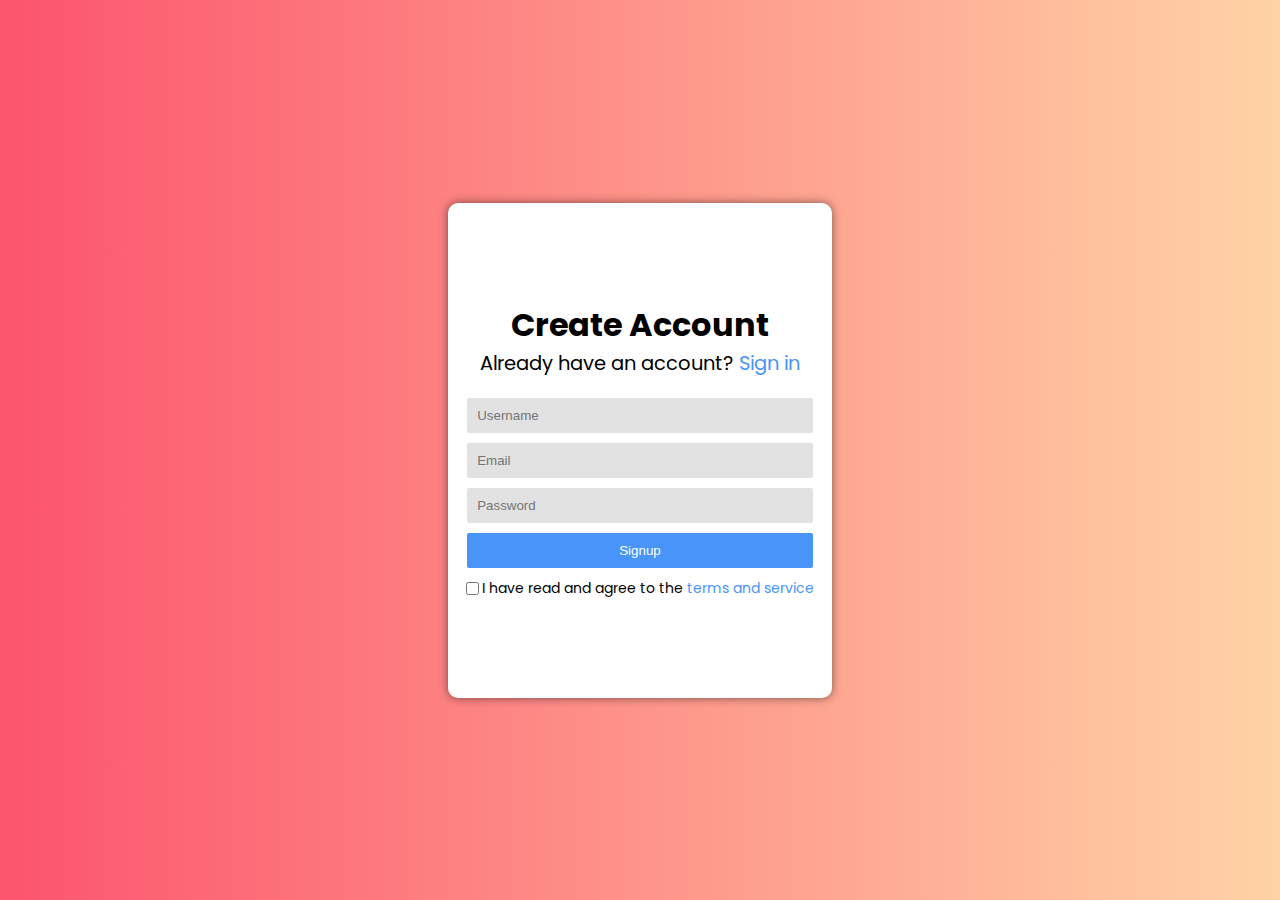
<file: Account Creation Form/index.html>
<!DOCTYPE html>
<html lang="en">

<head>
  <meta charset="UTF-8">
  <meta name="viewport" content="width=device-width, initial-scale=1.0">
  <link rel="stylesheet" href="style.css">
  <link rel="preconnect" href="https://fonts.googleapis.com">
  <link rel="preconnect" href="https://fonts.gstatic.com" crossorigin>
  <link
    href="https://fonts.googleapis.com/css2?family=Montserrat:wght@500&family=Nunito+Sans&family=Oswald:wght@200&family=Poppins&family=Preahvihear&family=Roboto:wght@300&display=swap"
    rel="stylesheet">
  <title>Ex1</title>
</head>

<body>
<div class="container">
  <div class="heading">
    <h1>Create Account</h1>
    <h2>Already have an account? <a href="#">Sign in</a></h2>
  </div>

  <form id="form">
    <input class="item" id="username" type="text" name="username" placeholder="Username" required>
    <input class="item" id="email" type="email" name="email" placeholder="Email" required>
    <input class="item" id="password" type="password" name="password" placeholder="Password" required>
    <button class="item" type="submit">Signup</button>
  </form>

  <div class="footer">
    <input type="checkbox" onclick="f(event)">
    <p>I have read and agree to the <a href="#">terms and service</a></p>
  </div>
</div>
<script src="script.js"></script>
</body>

</html>
</file>
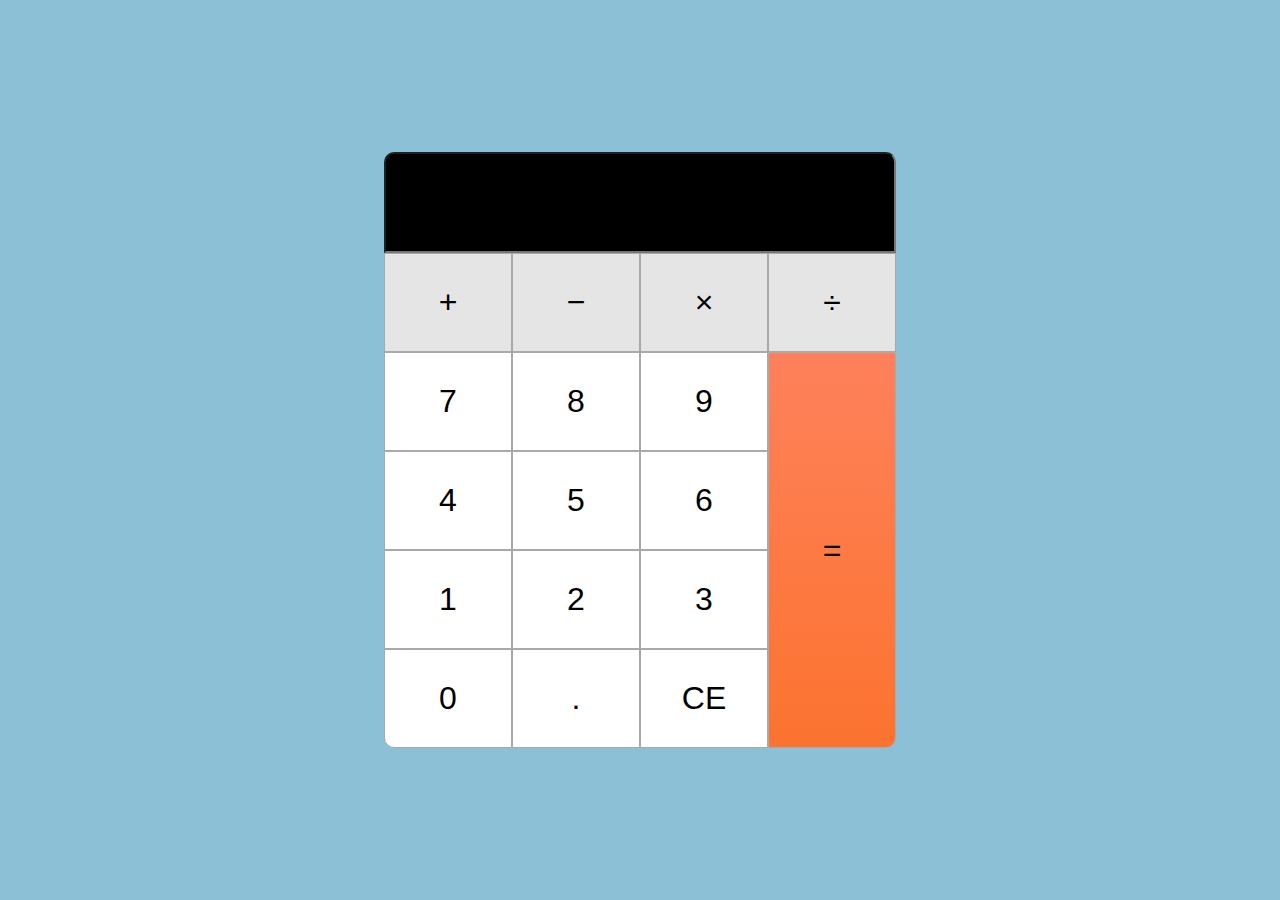
<file: Calculator/index.html>
<!DOCTYPE html <html lang="en">

<head>
  <meta charset="UTF-8">
  <meta name="viewport" content="width=device-width, initial-scale=1.0">
  <link
    href="https://fonts.googleapis.com/css2?family=Montserrat:wght@500&family=Nunito+Sans&family=Oswald:wght@200&family=Poppins&family=Preahvihear&family=Roboto:wght@300&display=swap"
    rel="stylesheet">
  <link rel="stylesheet" href="style.css">
  <title>Ex2</title>
</head>

<body>
<div class="container">
  <div class="calculator">
    <input class="calc-numbers" id="display" readonly>
    <div class="calculator-btns">
      <button class="btn operator" value="&plus;">&plus;</button>
      <button class="btn operator" value="&minus;">&minus;</button>
      <button class="btn operator" value="&times;">&times;</button>
      <button class="btn operator" value="&divide;">&divide;</button>
      <button class="btn" value="7">7</button>
      <button class="btn" value="8">8</button>
      <button class="btn" value="9">9</button>
      <button class="btn orange span-3 bottright" value="=">=</button>
      <button class="btn" value="4">4</button>
      <button class="btn" value="5">5</button>
      <button class="btn" value="6">6</button>
      <button class="btn" value="1">1</button>
      <button class="btn" value="2">2</button>
      <button class="btn" value="3">3</button>
      <button class="btn  bottLeft" value="0">0</button>
      <button class="btn" value=".">.</button>
      <button class="btn" id="reset">CE</button>
    </div>
  </div>
</div>
  <script src="script.js">
  </script>
</body>

</html>
</file>
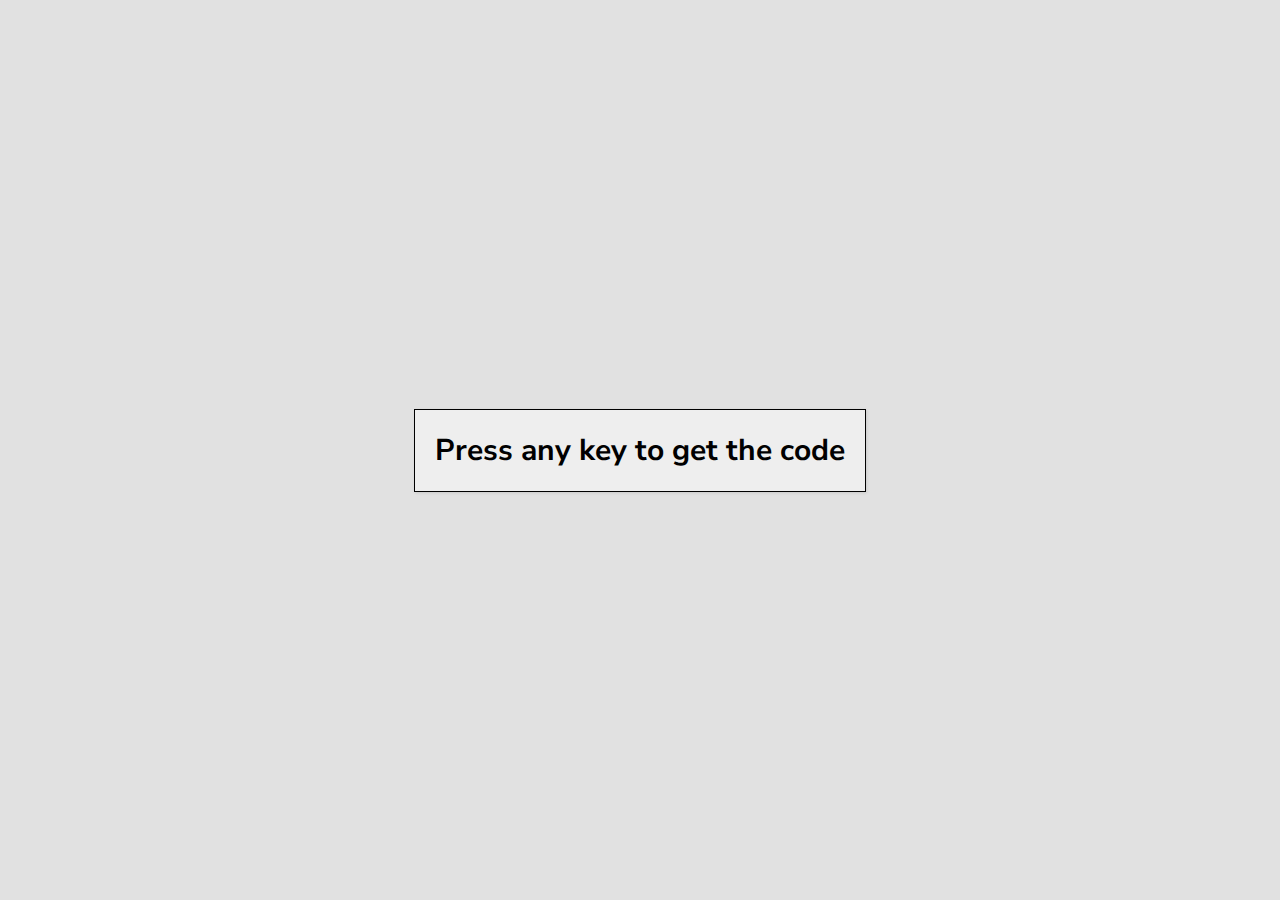
<file: KeyCode/index.html>
<!DOCTYPE html>
<html lang="en">

<head>
    <meta charset="UTF-8">
    <meta http-equiv="X-UA-Compatible" content="IE=edge">
    <meta name="viewport" content="width=device-width, initial-scale=1.0">
    <link rel="stylesheet" href="styles.css">
    <title>My project</title>
</head>

<body>
    <div id="insert">

        <div class="key">
            Press any key to get the code
        </div>
    </div>
    <script src="script.js"></script>
</body>

</html>
</file>
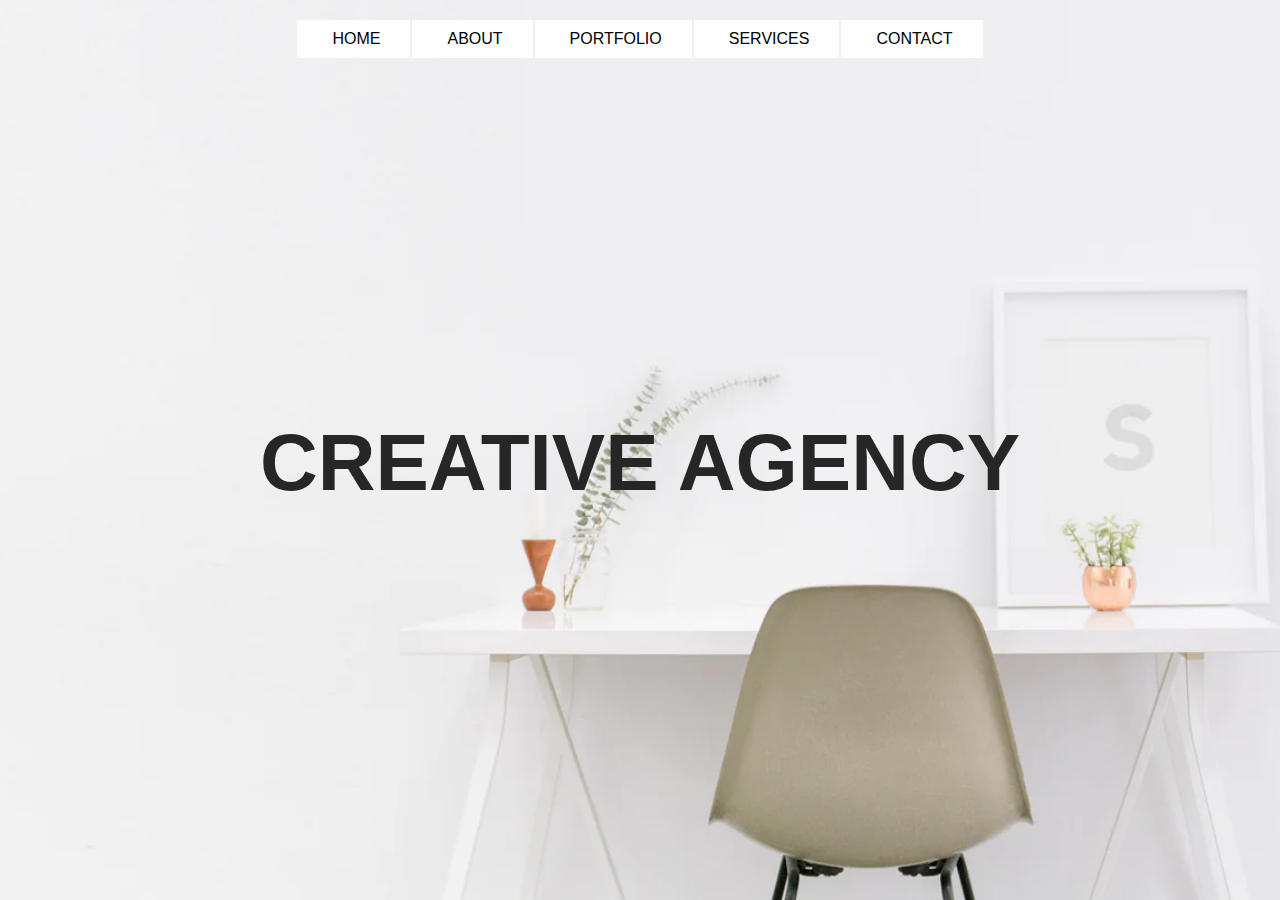
<file: Main Page/index.html>
<!DOCTYPE html <html lang="en">

<head>
  <meta charset="UTF-8">
  <meta name="viewport" content="width=device-width, initial-scale=1.0">
  <link
    href="https://fonts.googleapis.com/css2?family=Montserrat:wght@200&family=Nunito+Sans&family=Oswald:wght@200&family=Poppins&family=Preahvihear&family=Roboto:wght@100&display=swap"
    rel="stylesheet">
  <link rel="stylesheet" href="style.css">
  <link rel="stylesheet" href="https://cdnjs.cloudflare.com/ajax/libs/font-awesome/6.5.1/css/all.min.css"
        integrity="sha512-DTOQO9RWCH3ppGqcWaEA1BIZOC6xxalwEsw9c2QQeAIftl+Vegovlnee1c9QX4TctnWMn13TZye+giMm8e2LwA=="
        crossorigin="anonymous" referrerpolicy="no-referrer" />
  <title>Ex4</title>
</head>

<body>
<div class="container">
  <div class="navbar">
    <div class="item">
      <i class="fa fa-home"></i>
      <p>Home</p>
    </div>
    <div class="item">
      <i class="fa fa-book"></i>
      <p>About</p>

    </div>
    <div class="item">
      <i class="fa fa-cog"></i>
      <p>Portfolio</p>

    </div>
    <div class="item">
      <i class="fa fa-folder"></i>
      <p>Services</p>

    </div>
    <div class="item">
      <i class="fa fa-envelope"></i>
      <p>Contact</p>

    </div>
  </div>
  <div id="home">
    <section class="text">
      <h1>Creative Agency</h1>
    </section>
  </div>
</div>
</body>

</html>
</file>
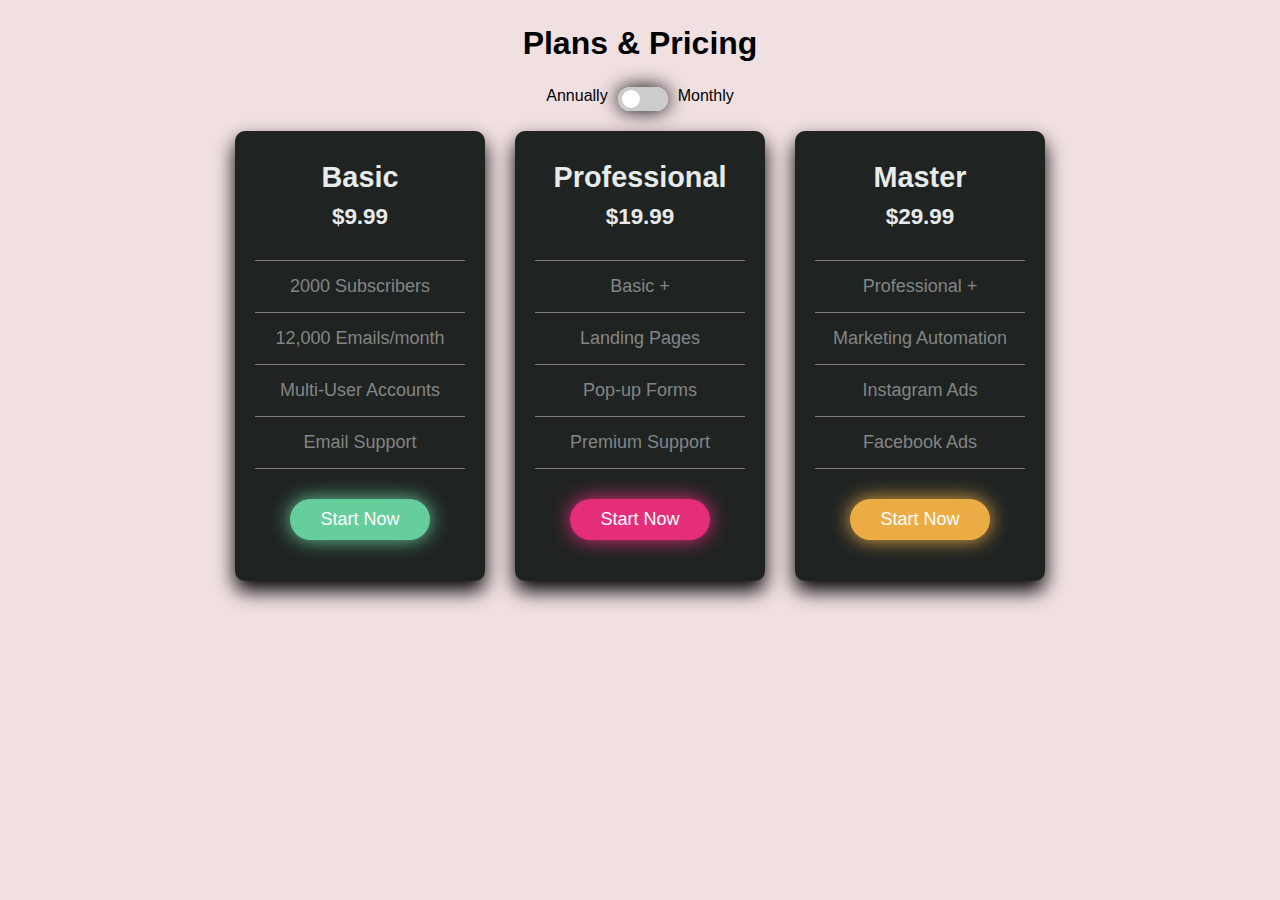
<file: Plan Viewer/index.html>
<!DOCTYPE html <html lang="en">

<head>
  <meta charset="UTF-8">
  <meta name="viewport" content="width=device-width, initial-scale=1.0">
  <link
    href="https://fonts.googleapis.com/css2?family=Montserrat:wght@500&family=Nunito+Sans&family=Oswald:wght@200&family=Poppins&family=Preahvihear&family=Roboto:wght@300&display=swap"
    rel="stylesheet">
  <link rel="stylesheet" href="style.css">
  <title>Ex3</title>
</head>

<body>
<div class="container">
  <div class="heading">
    <h1>Plans & Pricing</h1>
  </div>
  <div class="options">
    <p>Annually</p>
    <label class="switch">
      <input type="checkbox">
      <span class="slider round"></span>
    </label>
    <p>Monthly</p>
  </div>
  <div class="cards">
    <div class="item">
      <div class="plan">
        <h2>Basic</h2>
        <h3>&dollar;9.99</h3>
      </div>
      <div class="desc">
        <hr>
        <p>2000 Subscribers</p>
        <hr>
        <p>12,000 Emails/month</p>
        <hr>
        <p>Multi-User Accounts</p>
        <hr>
        <p>Email Support</p>
        <hr>
      </div>
      <button class="btn green">Start Now</button>
    </div>
    <div class="item">
      <div class="plan">
        <h2>Professional</h2>
        <h3>&dollar;19.99</h3>
      </div>
      <div class="desc">
        <hr>
        <p>Basic &plus;</p>
        <hr>
        <p>Landing Pages</p>
        <hr>
        <p>Pop-up Forms</p>
        <hr>
        <p>Premium Support</p>
        <hr>
      </div>
      <button class="btn red">Start Now</button>
    </div>
    <div class="item">
      <div class="plan">
        <h2>Master</h2>
        <h3>&dollar;29.99</h3>
      </div>
      <div class="desc">
        <hr>
        <p>Professional &plus;</p>
        <hr>
        <p>Marketing Automation</p>
        <hr>
        <p>Instagram Ads</p>
        <hr>
        <p>Facebook Ads</p>
        <hr>
      </div>
      <button class="btn yellow">Start Now</button>
    </div>
  </div>
</div>
</body>

</html>
</file>
<file: Account Creation Form/style.css>
* {
  box-sizing: border-box;
  margin: 0;
  padding: 0;
}

body {
  background-image: linear-gradient(to right, #fc546d, #FFD3A6);
  font-family: 'poppins', sans-serif;
  height: 100vh;
  display: flex;
  text-align: center;
  align-items: center;
  justify-content: center;
}

.container {
  display: flex;
  flex-direction: column;
  justify-content: center;
  align-items: center;
  text-align: center;
  background-color: white;
  border-radius: 10px;
  width: 30%;
  height: 55%;
  box-shadow: 0px 0px 10px rgba(0, 0, 0, 0.5);
}

.heading {
  font-size: small;
  padding-bottom: 20px;
  height: auto;
}

.heading h1 {
  font-weight: bolder;
  font-size: xx-large;
}

.heading h2 {
  font-weight: normal;
}

form {
  width: 90%;
  display: flex;
  flex-direction: column;
  gap: 10px;
}

form input {
  width: 100%;
  padding: 10px;
  background-color: #E2E2E2;
  border: none;
  border-radius: 2px;
}

form button {
  padding: 10px;
  background-color: #4894F8;
  border: none;
  color: white;
  border-radius: 2px;
}

.footer {
  margin-top: 10px;
  display: flex;
  font-size: 14px;
  gap: 3px;
}

a {
  text-decoration: none;
  color: #4894F8;
}
</file>
<file: Calculator/style.css>
* {
  box-sizing: border-box;
  margin: 0;
  padding: 0;
}

body {
  font-family: 'popins', sans-serif;
}

.container {
  background-color: #8CC0D6;
  display: flex;
  justify-content: center;
  align-items: center;
  text-align: center;
  height: 100vh;
  width: 100%;
}

.calculator {
  width: 40%;
  display: grid;
  border-radius: 50px;
}

.calc-numbers {
  text-align: right;
  padding: 30px;
  direction: rtl;
  background-color: black;
  color: white;
  border-radius: 10px 10px 0px 0px;
  font-size: xx-large;
}

.calculator-btns {
  height: 100%;
  display: grid;
  grid-template-columns: repeat(4, 1fr);
  grid-template-rows: repeat(5, 1fr);
}

.btn {
  font-size: xx-large;
  background-color: white;
  border: 1px solid darkgrey;
  padding: 30px;
}

.operator {
  background-color: #E5E5E5;
}

.span-3 {
  grid-row: span 4;
}

.orange {
  background-image: linear-gradient(to bottom, #FE815B, #FC732F);
}

.bottLeft {
  border-radius: 0px 0px 0px 10px;
}

.bottRight {
  border-radius: 0px 0px 10px 0px;
}
</file>
<file: KeyCode/styles.css>
@import url('https://fonts.googleapis.com/css2?family=Nunito+Sans:wght@200&display=swap');

*{box-sizing: border-box;}

body{
    background-color: #e1e1e1;
    font-family:'Nunito Sans' ,sans-serif;
    display: flex;
    justify-content: center;
    align-items: center;
    text-align: center;
    height: 100vh;
    overflow: hidden;
    margin: 0;
}

.key{
    border: 1px solid black;
    background-color: #eee;
    box-shadow: 1px 1px 3px rgba(0, 0 ,0 , 0.1);
    display: inline-flex;
    align-items: center;
    font-size: 30px;
    padding: 20px;
    font-weight: bold;
    flex-direction: column;
    margin: 10px;
    min-width: 150px;
    position: relative;
}

.key small{
    position: absolute;
    top: -25px;
    left: 0;
    text-align: center;
    width: 100%;
    color: #555;
    font-size: 15px;
}
</file>
<file: Main Page/style.css>
* {
  margin: 0;
  padding: 0;
}

body {
  font-family: 'popins', sans-serif;
  background-image: url(images/Untitled.png);
  background-size: cover;
  background-repeat: no-repeat;
  height: 90vh;
}

.text {
  height: 100%;
  display: flex;
  justify-content: center;
  align-items: center;
  text-align: center;
  font-size: 40px;
  font-weight: bold;
  color: #262626;
  text-transform: uppercase;
}

.navbar {
  width: 100%;
  display: flex;
  justify-content: center;
  gap: 2px;
  margin-top: 20px;
}

.item {
  text-transform: uppercase;
  width: auto;
  display: flex;
  flex-direction: row;
  text-align: center;
  gap: 5px;
  background-color: white;
  padding: 10px 30px;
}

.item:hover {
  color: white;
  background-color: #FE1394;
  cursor: pointer;
}
</file>
<file: Plan Viewer/style.css>
* {
  box-sizing: border-box;
  margin: 0;
  padding: 0;
}

body {
  font-family: 'popins', sans-serif;
  display: flex;
  justify-content: center;
  text-align: center;
  background-color: #F0E0E1;
}

.heading {
  margin: 25px;
}

.options {
  display: flex;
  justify-content: center;
  margin-bottom: 20px;
  gap: 10px;
}

.cards {
  display: flex;
  gap: 30px;
  width: 100%;
}

.plan {
  margin-bottom: 30px;
  font-size: larger;
  margin-top: 10px;
}

.plan h3 {
  margin-top: 10px;
}

.item {
  color: #e8ebea;
  width: 250px;
  height: 450px;
  padding: 20px;
  background-color: #1F2322;
  border-radius: 10px;
  text-align: center;
  box-shadow: 0px 10px 20px black;
}

.desc {
  display: flex;
  flex-direction: column;
  gap: 5px;
  margin-bottom: 30px;
  color: #828685;
  font-size: large;
}

.desc p {
  padding: 10px;
}

.desc hr {
  background-color: gray;
  height: 1px;
  border: none;
}

.btn {
  padding: 10px 30px;
  border-radius: 25px;
  border: none;
  color: white;
  font-size: large;
}

.green {
  background-color: #66CD9C;
  box-shadow: 0px 0px 20px #66CD9C;
}

.red {
  background-color: #E42E7A;
  box-shadow: 0px 0px 20px #E42E7A;
}

.yellow {
  background-color: #EBAC46;
  box-shadow: 0px 0px 20px #EBAC46;
}

/*Not my code*/

/* The switch - the box around the slider */
.switch {
  position: relative;
  display: inline-block;
  width: 50px;
  height: 24px;
  border-radius: 34px;
  box-shadow: 0px 0px 20px black;
}

/* Hide default HTML checkbox */
.switch input {
  opacity: 0;
  width: 0;
  height: 0;
}

/* The slider */
.slider {
  position: absolute;
  cursor: pointer;
  top: 0;
  left: 0;
  right: 0;
  bottom: 0;
  background-color: #ccc;
  -webkit-transition: .4s;
  transition: .4s;
}

.slider:before {
  position: absolute;
  content: "";
  height: 18px;
  width: 18px;
  left: 4px;
  bottom: 3px;
  background-color: white;
  -webkit-transition: .4s;
  transition: .4s;
}

input:checked+.slider {
  background-color: #2196F3;
}

input:focus+.slider {
  box-shadow: 0 0 1px #2196F3;
}

input:checked+.slider:before {
  -webkit-transform: translateX(26px);
  -ms-transform: translateX(26px);
  transform: translateX(26px);
}

/* Rounded sliders */
.slider.round {
  border-radius: 34px;
}

.slider.round:before {
  border-radius: 50%;
}
</file>
